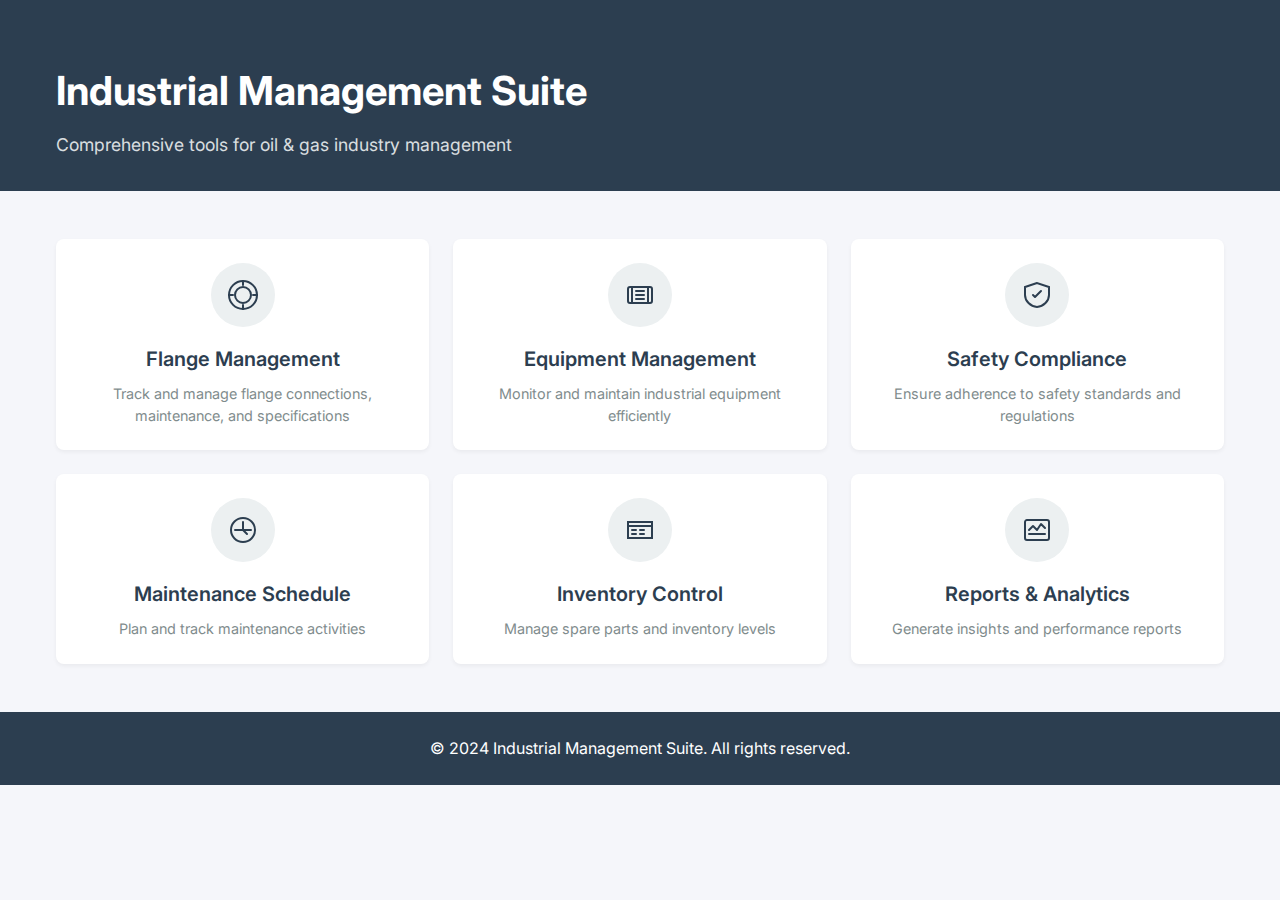
<file: index.html>
<!DOCTYPE html>
<html lang="en">
  <head>
    <meta charset="UTF-8" />
    <meta name="viewport" content="width=device-width, initial-scale=1.0" />
    <title>Industrial Management Suite</title>
    <link rel="stylesheet" href="css/normalize.css" />
    <link rel="stylesheet" href="css/reset.css" />
    <link rel="stylesheet" href="css/index.css" />
    <link rel="preconnect" href="https://fonts.googleapis.com" />
    <link rel="preconnect" href="https://fonts.gstatic.com" crossorigin />
    <link
      href="https://fonts.googleapis.com/css2?family=Inter:wght@400;500;600;700&display=swap"
      rel="stylesheet"
    />
  </head>
  <body>
    <header class="header">
      <div class="container">
        <h1>Industrial Management Suite</h1>
        <p class="subtitle">
          Comprehensive tools for oil & gas industry management
        </p>
      </div>
    </header>

    <main class="main">
      <div class="container">
        <div class="tools-grid">
          <a href="flange-mng.html" class="tool-card">
            <div class="tool-icon">
              <img src="images/flange-icon.svg" alt="Flange Management" />
            </div>
            <h3>Flange Management</h3>
            <p>
              Track and manage flange connections, maintenance, and
              specifications
            </p>
          </a>

          <div class="tool-card">
            <div class="tool-icon">
              <img src="images/equipment-icon.svg" alt="Equipment Management" />
            </div>
            <h3>Equipment Management</h3>
            <p>Monitor and maintain industrial equipment efficiently</p>
          </div>

          <div class="tool-card">
            <div class="tool-icon">
              <img src="images/safety-icon.svg" alt="Safety Compliance" />
            </div>
            <h3>Safety Compliance</h3>
            <p>Ensure adherence to safety standards and regulations</p>
          </div>

          <div class="tool-card">
            <div class="tool-icon">
              <img
                src="images/maintenance-icon.svg"
                alt="Maintenance Schedule"
              />
            </div>
            <h3>Maintenance Schedule</h3>
            <p>Plan and track maintenance activities</p>
          </div>

          <div class="tool-card">
            <div class="tool-icon">
              <img src="images/inventory-icon.svg" alt="Inventory Control" />
            </div>
            <h3>Inventory Control</h3>
            <p>Manage spare parts and inventory levels</p>
          </div>

          <div class="tool-card">
            <div class="tool-icon">
              <img src="images/reports-icon.svg" alt="Reports & Analytics" />
            </div>
            <h3>Reports & Analytics</h3>
            <p>Generate insights and performance reports</p>
          </div>
        </div>
      </div>
    </main>

    <footer class="footer">
      <div class="container">
        <p>&copy; 2024 Industrial Management Suite. All rights reserved.</p>
      </div>
    </footer>
  </body>
</html>
</file>
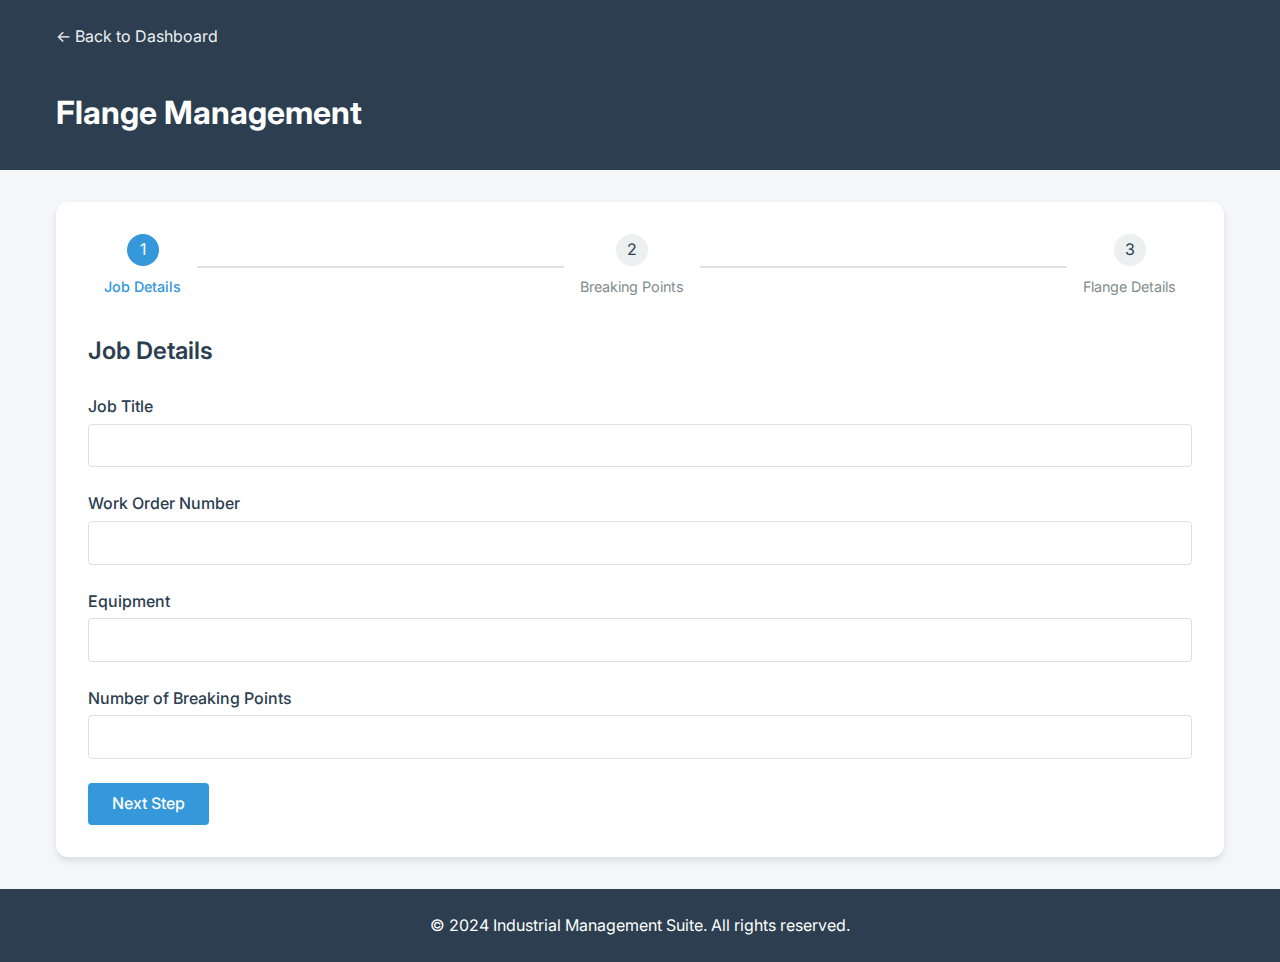
<file: flange-mng.html>
<!DOCTYPE html>
<html lang="en">
  <head>
    <meta charset="UTF-8" />
    <meta name="viewport" content="width=device-width, initial-scale=1.0" />
    <title>Flange Management - Industrial Management Suite</title>
    <link rel="stylesheet" href="css/normalize.css" />
    <link rel="stylesheet" href="css/reset.css" />
    <link rel="stylesheet" href="css/flange-mng.css" />
    <link rel="preconnect" href="https://fonts.googleapis.com" />
    <link rel="preconnect" href="https://fonts.gstatic.com" crossorigin />
    <link
      href="https://fonts.googleapis.com/css2?family=Inter:wght@400;500;600;700&display=swap"
      rel="stylesheet"
    />
  </head>
  <body>
    <header class="header">
      <div class="container">
        <a href="index.html" class="back-link">← Back to Dashboard</a>
        <h1>Flange Management</h1>
      </div>
    </header>

    <main class="main">
      <div class="container">
        <div class="form-container">
          <div class="progress-bar">
            <div class="progress-step active" data-step="1">
              <span class="step-number">1</span>
              <span class="step-label">Job Details</span>
            </div>
            <div class="progress-step" data-step="2">
              <span class="step-number">2</span>
              <span class="step-label">Breaking Points</span>
            </div>
            <div class="progress-step" data-step="3">
              <span class="step-number">3</span>
              <span class="step-label">Flange Details</span>
            </div>
          </div>

          <form id="flangeForm" class="flange-form">
            <!-- Step 1: Job Details -->
            <div class="form-step active" data-step="1">
              <h2>Job Details</h2>
              <div class="form-group">
                <label for="jobTitle">Job Title</label>
                <input type="text" id="jobTitle" name="jobTitle" required />
              </div>
              <div class="form-group">
                <label for="workOrder">Work Order Number</label>
                <input type="text" id="workOrder" name="workOrder" required />
              </div>
              <div class="form-group">
                <label for="equipment">Equipment</label>
                <input type="text" id="equipment" name="equipment" required />
              </div>
              <div class="form-group">
                <label for="breakingPoints">Number of Breaking Points</label>
                <input
                  type="number"
                  id="breakingPoints"
                  name="breakingPoints"
                  min="1"
                  required
                />
              </div>
              <button type="button" class="btn btn-primary next-step">
                Next Step
              </button>
            </div>

            <!-- Step 2: Breaking Points -->
            <div class="form-step" data-step="2">
              <h2>Breaking Points</h2>
              <div id="breakingPointsContainer" class="breaking-points-grid">
                <!-- Breaking points cards will be generated here -->
              </div>
              <div class="form-actions">
                <button type="button" class="btn btn-secondary prev-step">
                  Previous
                </button>
                <button type="button" class="btn btn-primary next-step">
                  Next Step
                </button>
              </div>
            </div>

            <!-- Step 3: Flange Details -->
            <div class="form-step" data-step="3">
              <h2>Flange Details</h2>
              <div id="flangeDetailsContainer">
                <!-- Flange details forms will be generated here -->
              </div>
              <div class="form-actions">
                <button type="button" class="btn btn-secondary prev-step">
                  Previous
                </button>
                <button type="submit" class="btn btn-primary">Submit</button>
              </div>
            </div>
          </form>
        </div>
      </div>
    </main>

    <footer class="footer">
      <div class="container">
        <p>&copy; 2024 Industrial Management Suite. All rights reserved.</p>
      </div>
    </footer>

    <script>
      document.addEventListener('DOMContentLoaded', function () {
        const form = document.getElementById('flangeForm');
        const breakingPointsInput = document.getElementById('breakingPoints');
        const breakingPointsContainer = document.getElementById(
          'breakingPointsContainer'
        );
        const flangeDetailsContainer = document.getElementById(
          'flangeDetailsContainer'
        );
        const steps = document.querySelectorAll('.form-step');
        const progressSteps = document.querySelectorAll('.progress-step');
        const nextButtons = document.querySelectorAll('.next-step');
        const prevButtons = document.querySelectorAll('.prev-step');

        // Handle next step
        nextButtons.forEach((button) => {
          button.addEventListener('click', () => {
            const currentStep = button.closest('.form-step');
            const nextStep = currentStep.nextElementSibling;

            if (currentStep.dataset.step === '1') {
              generateBreakingPointsCards();
            } else if (currentStep.dataset.step === '2') {
              generateFlangeDetailsForms();
            }

            currentStep.classList.remove('active');
            nextStep.classList.add('active');
            updateProgress(nextStep.dataset.step);
          });
        });

        // Handle previous step
        prevButtons.forEach((button) => {
          button.addEventListener('click', () => {
            const currentStep = button.closest('.form-step');
            const prevStep = currentStep.previousElementSibling;

            currentStep.classList.remove('active');
            prevStep.classList.add('active');
            updateProgress(prevStep.dataset.step);
          });
        });

        function updateProgress(step) {
          progressSteps.forEach((progressStep) => {
            if (progressStep.dataset.step <= step) {
              progressStep.classList.add('active');
            } else {
              progressStep.classList.remove('active');
            }
          });
        }

        function generateBreakingPointsCards() {
          const count = parseInt(breakingPointsInput.value);
          breakingPointsContainer.innerHTML = '';

          for (let i = 1; i <= count; i++) {
            const card = document.createElement('div');
            card.className = 'breaking-point-card';
            card.innerHTML = `
                        <h3>Breaking Point ${i}</h3>
                        <div class="form-group">
                            <label>ID</label>
                            <select required>
                                <option value="">Select ID</option>
                                <option value="SP">SP</option>
                                <option value="SB">SB</option>
                                <option value="MW">MW</option>
                                <option value="RS">RS</option>
                            </select>
                        </div>
                        <div class="form-group">
                            <label>Flange Size</label>
                            <input type="text" required>
                        </div>
                        <div class="form-group">
                            <label>Rating</label>
                            <input type="text" required>
                        </div>
                        <div class="form-group">
                            <label>Jenis Grease</label>
                            <div class="radio-group">
                                <label>
                                    <input type="radio" name="grease_${i}" value="Copaslip" required>
                                    Copaslip
                                </label>
                                <label>
                                    <input type="radio" name="grease_${i}" value="Molykote" required>
                                    Molykote
                                </label>
                            </div>
                        </div>
                        <div class="form-group">
                            <label>Tools Used</label>
                            <input type="text" required>
                        </div>
                        <div class="form-group">
                            <label>Tipe Gasket</label>
                            <input type="text" required>
                        </div>
                    `;
            breakingPointsContainer.appendChild(card);
          }
        }

        function generateFlangeDetailsForms() {
          const count = parseInt(breakingPointsInput.value);
          flangeDetailsContainer.innerHTML = '';

          for (let i = 1; i <= count; i++) {
            const form = document.createElement('div');
            form.className = 'flange-details-form';
            form.innerHTML = `
                        <h3>Flange Details - Breaking Point ${i}</h3>
                        <div class="form-group">
                            <label>ID</label>
                            <select required>
                                <option value="">Select ID</option>
                                <option value="SP">SP</option>
                                <option value="SB">SB</option>
                                <option value="MW">MW</option>
                                <option value="RS">RS</option>
                            </select>
                        </div>
                        <div class="form-group">
                            <label>Flange Size</label>
                            <input type="text" required>
                        </div>
                        <div class="form-group">
                            <label>Rating</label>
                            <input type="text" required>
                        </div>
                        <div class="form-group">
                            <label>Jenis Grease</label>
                            <div class="radio-group">
                                <label>
                                    <input type="radio" name="grease_details_${i}" value="Copaslip" required>
                                    Copaslip
                                </label>
                                <label>
                                    <input type="radio" name="grease_details_${i}" value="Molykote" required>
                                    Molykote
                                </label>
                            </div>
                        </div>
                        <div class="form-group">
                            <label>Tools Used</label>
                            <input type="text" required>
                        </div>
                        <div class="form-group">
                            <label>Tipe Gasket</label>
                            <input type="text" required>
                        </div>
                    `;
            flangeDetailsContainer.appendChild(form);
          }
        }

        // Form submission
        form.addEventListener('submit', function (e) {
          e.preventDefault();
          // Handle form submission here
          alert('Form submitted successfully!');
        });
      });
    </script>
  </body>
</html>
</file>
<file: css/index.css>
:root {
  /* Color palette */
  --primary-color: #2c3e50;
  --secondary-color: #34495e;
  --accent-color: #3498db;
  --success-color: #27ae60;
  --warning-color: #f1c40f;
  --danger-color: #e74c3c;
  --light-color: #ecf0f1;
  --dark-color: #2c3e50;
  --text-color: #2c3e50;
  --text-light: #7f8c8d;
  --background-color: #f5f6fa;
  --card-background: #ffffff;
  --border-color: #e0e0e0;

  /* Spacing */
  --spacing-xs: 0.25rem;
  --spacing-sm: 0.5rem;
  --spacing-md: 1rem;
  --spacing-lg: 1.5rem;
  --spacing-xl: 2rem;

  /* Border radius */
  --border-radius-sm: 4px;
  --border-radius-md: 8px;
  --border-radius-lg: 12px;

  /* Shadows */
  --shadow-sm: 0 2px 4px rgba(0, 0, 0, 0.05);
  --shadow-md: 0 4px 6px rgba(0, 0, 0, 0.1);
  --shadow-lg: 0 10px 15px rgba(0, 0, 0, 0.1);

  /* Transitions */
  --transition-fast: 0.2s ease;
  --transition-normal: 0.3s ease;
  --transition-slow: 0.5s ease;
}

/* Base styles */
body {
  font-family: 'Inter', sans-serif;
  background-color: var(--background-color);
  color: var(--text-color);
  line-height: 1.6;
}

.container {
  max-width: 1200px;
  margin: 0 auto;
  padding: 0 var(--spacing-md);
}

/* Header styles */
.header {
  background-color: var(--primary-color);
  color: white;
  padding: var(--spacing-xl) 0;
  margin-bottom: var(--spacing-xl);
}

.header h1 {
  font-size: 2.5rem;
  font-weight: 700;
  margin-bottom: var(--spacing-sm);
}

.subtitle {
  font-size: 1.1rem;
  color: var(--light-color);
  opacity: 0.9;
}

/* Tools grid */
.tools-grid {
  display: grid;
  grid-template-columns: repeat(auto-fit, minmax(300px, 1fr));
  gap: var(--spacing-lg);
  padding: var(--spacing-md) 0;
}

/* Tool card styles */
.tool-card {
  background-color: var(--card-background);
  border-radius: var(--border-radius-md);
  padding: var(--spacing-lg);
  box-shadow: var(--shadow-sm);
  transition: all var(--transition-normal);
  cursor: pointer;
  text-decoration: none;
  color: var(--text-color);
  display: flex;
  flex-direction: column;
  align-items: center;
  text-align: center;
}

.tool-card:hover {
  transform: translateY(-5px);
  box-shadow: var(--shadow-lg);
}

.tool-icon {
  width: 64px;
  height: 64px;
  margin-bottom: var(--spacing-md);
  display: flex;
  align-items: center;
  justify-content: center;
  background-color: var(--light-color);
  border-radius: 50%;
  transition: all var(--transition-normal);
}

.tool-card:hover .tool-icon {
  background-color: var(--accent-color);
}

.tool-icon img {
  width: 32px;
  height: 32px;
  transition: all var(--transition-normal);
}

.tool-card:hover .tool-icon img {
  transform: scale(1.1);
}

.tool-card h3 {
  font-size: 1.25rem;
  font-weight: 600;
  margin-bottom: var(--spacing-sm);
  color: var(--primary-color);
}

.tool-card p {
  color: var(--text-light);
  font-size: 0.9rem;
  line-height: 1.5;
}

/* Footer styles */
.footer {
  background-color: var(--primary-color);
  color: white;
  padding: var(--spacing-lg) 0;
  margin-top: var(--spacing-xl);
  text-align: center;
}

/* Animations */
@keyframes fadeIn {
  from {
    opacity: 0;
    transform: translateY(20px);
  }
  to {
    opacity: 1;
    transform: translateY(0);
  }
}

.tool-card {
  animation: fadeIn 0.5s ease-out forwards;
}

.tool-card:nth-child(1) {
  animation-delay: 0.1s;
}
.tool-card:nth-child(2) {
  animation-delay: 0.2s;
}
.tool-card:nth-child(3) {
  animation-delay: 0.3s;
}
.tool-card:nth-child(4) {
  animation-delay: 0.4s;
}
.tool-card:nth-child(5) {
  animation-delay: 0.5s;
}
.tool-card:nth-child(6) {
  animation-delay: 0.6s;
}

/* Responsive design */
@media (max-width: 768px) {
  .header h1 {
    font-size: 2rem;
  }

  .tools-grid {
    grid-template-columns: 1fr;
  }

  .tool-card {
    padding: var(--spacing-md);
  }
}

/* Focus styles for accessibility */
.tool-card:focus {
  outline: 2px solid var(--accent-color);
  outline-offset: 2px;
}

/* Loading state */
.tool-card.loading {
  opacity: 0.7;
  pointer-events: none;
}

/* Error state */
.tool-card.error {
  border: 1px solid var(--danger-color);
}

/* Success state */
.tool-card.success {
  border: 1px solid var(--success-color);
}
</file>
<file: css/flange-mng.css>
:root {
  /* Color palette */
  --primary-color: #2c3e50;
  --secondary-color: #34495e;
  --accent-color: #3498db;
  --success-color: #27ae60;
  --warning-color: #f1c40f;
  --danger-color: #e74c3c;
  --light-color: #ecf0f1;
  --dark-color: #2c3e50;
  --text-color: #2c3e50;
  --text-light: #7f8c8d;
  --background-color: #f5f6fa;
  --card-background: #ffffff;
  --border-color: #e0e0e0;

  /* Spacing */
  --spacing-xs: 0.25rem;
  --spacing-sm: 0.5rem;
  --spacing-md: 1rem;
  --spacing-lg: 1.5rem;
  --spacing-xl: 2rem;

  /* Border radius */
  --border-radius-sm: 4px;
  --border-radius-md: 8px;
  --border-radius-lg: 12px;

  /* Shadows */
  --shadow-sm: 0 2px 4px rgba(0, 0, 0, 0.05);
  --shadow-md: 0 4px 6px rgba(0, 0, 0, 0.1);
  --shadow-lg: 0 10px 15px rgba(0, 0, 0, 0.1);

  /* Transitions */
  --transition-fast: 0.2s ease;
  --transition-normal: 0.3s ease;
  --transition-slow: 0.5s ease;
}

/* Base styles */
body {
  font-family: 'Inter', sans-serif;
  background-color: var(--background-color);
  color: var(--text-color);
  line-height: 1.6;
}

.container {
  max-width: 1200px;
  margin: 0 auto;
  padding: 0 var(--spacing-md);
}

/* Header styles */
.header {
  background-color: var(--primary-color);
  color: white;
  padding: var(--spacing-lg) 0;
  margin-bottom: var(--spacing-xl);
}

.header h1 {
  font-size: 2rem;
  font-weight: 700;
  margin-bottom: var(--spacing-sm);
}

.back-link {
  display: inline-block;
  color: var(--light-color);
  margin-bottom: var(--spacing-md);
  transition: color var(--transition-fast);
}

.back-link:hover {
  color: var(--accent-color);
}

/* Form container */
.form-container {
  background-color: var(--card-background);
  border-radius: var(--border-radius-lg);
  padding: var(--spacing-xl);
  box-shadow: var(--shadow-md);
  margin-bottom: var(--spacing-xl);
}

/* Progress bar */
.progress-bar {
  display: flex;
  justify-content: space-between;
  margin-bottom: var(--spacing-xl);
  position: relative;
}

.progress-bar::before {
  content: '';
  position: absolute;
  top: 50%;
  left: 0;
  right: 0;
  height: 2px;
  background-color: var(--border-color);
  transform: translateY(-50%);
  z-index: 1;
}

.progress-step {
  position: relative;
  z-index: 2;
  background-color: var(--card-background);
  padding: 0 var(--spacing-md);
  text-align: center;
  transition: all var(--transition-normal);
}

.step-number {
  width: 32px;
  height: 32px;
  background-color: var(--light-color);
  border-radius: 50%;
  display: flex;
  align-items: center;
  justify-content: center;
  margin: 0 auto var(--spacing-sm);
  transition: all var(--transition-normal);
}

.progress-step.active .step-number {
  background-color: var(--accent-color);
  color: white;
}

.step-label {
  font-size: 0.9rem;
  color: var(--text-light);
  transition: color var(--transition-normal);
}

.progress-step.active .step-label {
  color: var(--accent-color);
  font-weight: 500;
}

/* Form styles */
.form-step {
  display: none;
  animation: fadeIn var(--transition-normal);
}

.form-step.active {
  display: block;
}

.form-step h2 {
  font-size: 1.5rem;
  font-weight: 600;
  margin-bottom: var(--spacing-lg);
  color: var(--primary-color);
}

.form-group {
  margin-bottom: var(--spacing-lg);
}

.form-group label {
  display: block;
  margin-bottom: var(--spacing-xs);
  font-weight: 500;
  color: var(--text-color);
}

.form-group input,
.form-group select {
  width: 100%;
  padding: var(--spacing-sm) var(--spacing-md);
  border: 1px solid var(--border-color);
  border-radius: var(--border-radius-sm);
  transition: all var(--transition-fast);
}

.form-group input:focus,
.form-group select:focus {
  border-color: var(--accent-color);
  box-shadow: 0 0 0 2px rgba(52, 152, 219, 0.2);
}

.radio-group {
  display: flex;
  gap: var(--spacing-lg);
}

.radio-group label {
  display: flex;
  align-items: center;
  gap: var(--spacing-xs);
  cursor: pointer;
}

/* Breaking points grid */
.breaking-points-grid {
  display: grid;
  grid-template-columns: repeat(auto-fit, minmax(300px, 1fr));
  gap: var(--spacing-lg);
  margin-bottom: var(--spacing-lg);
}

.breaking-point-card {
  background-color: var(--light-color);
  border-radius: var(--border-radius-md);
  padding: var(--spacing-lg);
  transition: all var(--transition-normal);
}

.breaking-point-card:hover {
  transform: translateY(-2px);
  box-shadow: var(--shadow-md);
}

/* Flange details forms */
.flange-details-form {
  background-color: var(--light-color);
  border-radius: var(--border-radius-md);
  padding: var(--spacing-lg);
  margin-bottom: var(--spacing-lg);
  transition: all var(--transition-normal);
}

.flange-details-form:hover {
  transform: translateY(-2px);
  box-shadow: var(--shadow-md);
}

/* Buttons */
.btn {
  padding: var(--spacing-sm) var(--spacing-lg);
  border-radius: var(--border-radius-sm);
  font-weight: 500;
  transition: all var(--transition-fast);
  cursor: pointer;
}

.btn-primary {
  background-color: var(--accent-color);
  color: white;
  border: none;
}

.btn-primary:hover {
  background-color: #2980b9;
  transform: translateY(-1px);
}

.btn-secondary {
  background-color: var(--light-color);
  color: var(--text-color);
  border: 1px solid var(--border-color);
}

.btn-secondary:hover {
  background-color: var(--border-color);
}

.form-actions {
  display: flex;
  gap: var(--spacing-md);
  margin-top: var(--spacing-xl);
}

/* Animations */
@keyframes fadeIn {
  from {
    opacity: 0;
    transform: translateY(10px);
  }
  to {
    opacity: 1;
    transform: translateY(0);
  }
}

@keyframes slideIn {
  from {
    transform: translateX(20px);
    opacity: 0;
  }
  to {
    transform: translateX(0);
    opacity: 1;
  }
}

.breaking-point-card,
.flange-details-form {
  animation: slideIn var(--transition-normal) forwards;
}

/* Responsive design */
@media (max-width: 768px) {
  .form-container {
    padding: var(--spacing-md);
  }

  .progress-bar {
    flex-direction: column;
    align-items: flex-start;
    gap: var(--spacing-md);
  }

  .progress-bar::before {
    display: none;
  }

  .progress-step {
    display: flex;
    align-items: center;
    gap: var(--spacing-sm);
  }

  .step-number {
    margin: 0;
  }

  .breaking-points-grid {
    grid-template-columns: 1fr;
  }

  .form-actions {
    flex-direction: column;
  }

  .btn {
    width: 100%;
  }
}

/* Focus styles for accessibility */
input:focus,
select:focus,
button:focus {
  outline: 2px solid var(--accent-color);
  outline-offset: 2px;
}

/* Loading state */
.form-step.loading {
  opacity: 0.7;
  pointer-events: none;
}

/* Error state */
.form-group.error input,
.form-group.error select {
  border-color: var(--danger-color);
}

.error-message {
  color: var(--danger-color);
  font-size: 0.9rem;
  margin-top: var(--spacing-xs);
}

/* Success state */
.form-group.success input,
.form-group.success select {
  border-color: var(--success-color);
}

/* Footer styles */
.footer {
  background-color: var(--primary-color);
  color: white;
  padding: var(--spacing-lg) 0;
  margin-top: var(--spacing-xl);
  text-align: center;
}
</file>
